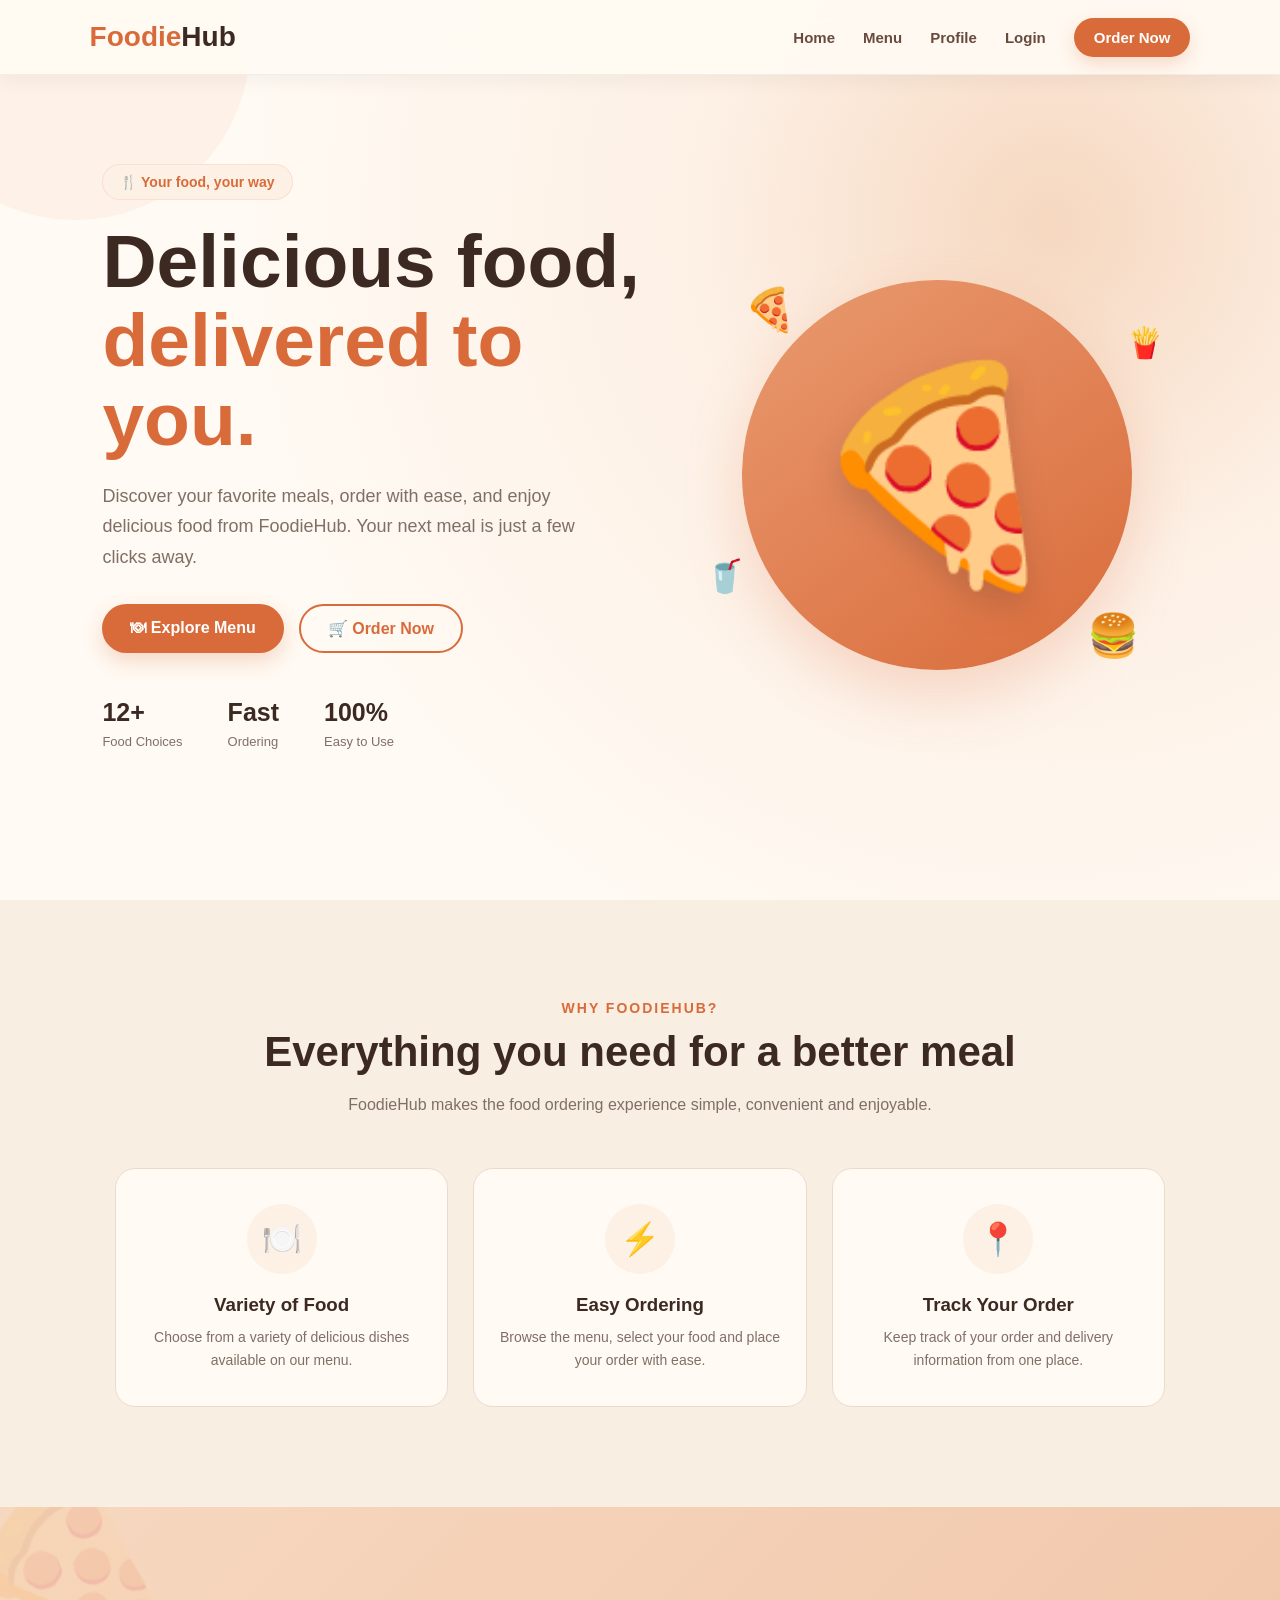
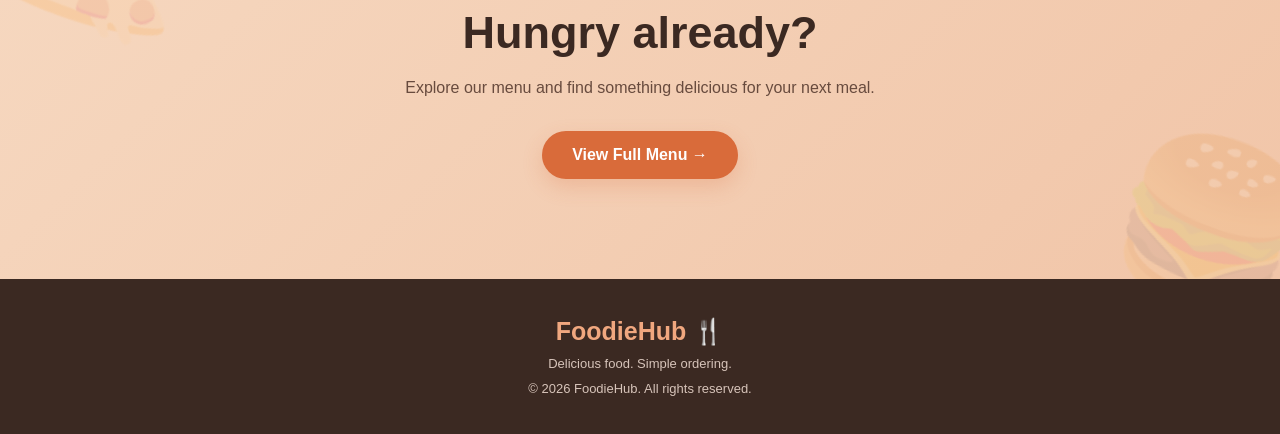
<file: web/index.html>
<!DOCTYPE html>
<html lang="en">

<head>

    <meta charset="UTF-8">

    <meta name="viewport"
          content="width=device-width, initial-scale=1.0">

    <title>FoodieHub - Delicious Food Delivered</title>

    <style>

        /* =========================
           COLOR PALETTE
        ========================= */

        :root {
            --cream: #fffaf3;
            --cream-dark: #f8eee2;
            --peach: #f6d8c0;
            --peach-light: #fdf0e5;
            --terracotta: #d96b3a;
            --terracotta-dark: #bd5630;
            --brown: #3b2922;
            --brown-light: #684b3e;
            --text: #332722;
            --muted: #806f66;
            --white: #ffffff;
        }


        /* =========================
           RESET
        ========================= */

        * {
            margin: 0;
            padding: 0;
            box-sizing: border-box;
        }

        html {
            scroll-behavior: smooth;
        }

        body {
            font-family: Arial, Helvetica, sans-serif;
            background: var(--cream);
            color: var(--text);
            overflow-x: hidden;
        }


        /* =========================
           NAVBAR
        ========================= */

        nav {
            position: fixed;
            top: 0;
            left: 0;

            width: 100%;
            height: 75px;

            display: flex;
            align-items: center;
            justify-content: space-between;

            padding: 0 7%;

            background: rgba(255, 250, 243, 0.95);

            backdrop-filter: blur(12px);

            border-bottom: 1px solid rgba(59, 41, 34, 0.06);

            box-shadow:
                0 4px 20px rgba(59, 41, 34, 0.06);

            z-index: 1000;
        }

        .logo {
            font-size: 28px;

            font-weight: 800;

            color: var(--terracotta);

            text-decoration: none;
        }

        .logo span {
            color: var(--brown);
        }

        .nav-links {
            display: flex;
            align-items: center;
            gap: 28px;
        }

        .nav-links a {
            text-decoration: none;

            color: var(--brown-light);

            font-size: 15px;

            font-weight: 600;

            position: relative;

            transition: 0.3s;
        }

        .nav-links a:not(.nav-order)::after {
            content: "";

            position: absolute;

            left: 0;
            bottom: -7px;

            width: 0;
            height: 2px;

            background: var(--terracotta);

            transition: width 0.3s;
        }

        .nav-links a:hover {
            color: var(--terracotta);
        }

        .nav-links a:hover::after {
            width: 100%;
        }

        .nav-order {
            background: var(--terracotta);

            color: white !important;

            padding: 11px 20px;

            border-radius: 25px;

            box-shadow:
                0 7px 18px rgba(217, 107, 58, 0.22);

            transition: 0.3s;
        }

        .nav-order:hover {
            transform: translateY(-3px);

            background: var(--terracotta-dark);

            box-shadow:
                0 10px 23px rgba(217, 107, 58, 0.3);
        }


        /* =========================
           HERO
        ========================= */

        .hero {
            min-height: 100vh;

            display: flex;

            align-items: center;

            justify-content: space-between;

            padding: 120px 8% 70px;

            position: relative;

            overflow: hidden;

            background:
                radial-gradient(
                    circle at 82% 25%,
                    var(--peach) 0%,
                    var(--peach-light) 28%,
                    var(--cream) 65%
                );
        }

        .hero::before {
            content: "";

            position: absolute;

            width: 350px;
            height: 350px;

            border-radius: 50%;

            background: rgba(217, 107, 58, 0.06);

            top: -130px;
            left: -100px;
        }

        .hero-content {
            max-width: 600px;

            position: relative;
            z-index: 2;

            animation:
                slideLeft 1s ease forwards;
        }

        .small-text {
            display: inline-block;

            background: var(--peach-light);

            color: var(--terracotta);

            padding: 9px 17px;

            border-radius: 30px;

            font-size: 14px;

            font-weight: bold;

            margin-bottom: 22px;

            border: 1px solid rgba(217, 107, 58, 0.12);

            animation:
                fadeDown 0.8s ease;
        }

        .hero h1 {
            font-size: clamp(45px, 6vw, 75px);

            line-height: 1.05;

            margin-bottom: 22px;

            color: var(--brown);
        }

        .hero h1 span {
            color: var(--terracotta);
        }

        .hero p {
            font-size: 18px;

            line-height: 1.7;

            color: var(--muted);

            max-width: 520px;

            margin-bottom: 32px;
        }


        /* =========================
           HERO BUTTONS
        ========================= */

        .hero-buttons {
            display: flex;

            gap: 15px;

            flex-wrap: wrap;
        }

        .primary-btn {
            display: inline-block;

            text-decoration: none;

            background: var(--terracotta);

            color: white;

            padding: 15px 28px;

            border-radius: 30px;

            font-weight: bold;

            box-shadow:
                0 8px 20px rgba(217, 107, 58, 0.24);

            transition: 0.3s;
        }

        .primary-btn:hover {
            transform: translateY(-4px) scale(1.03);

            background: var(--terracotta-dark);

            box-shadow:
                0 12px 28px rgba(217, 107, 58, 0.32);
        }

        .secondary-btn {
            display: inline-block;

            text-decoration: none;

            color: var(--terracotta);

            background: transparent;

            border: 2px solid var(--terracotta);

            padding: 13px 27px;

            border-radius: 30px;

            font-weight: bold;

            transition: 0.3s;
        }

        .secondary-btn:hover {
            background: var(--terracotta);

            color: white;

            transform: translateY(-4px);
        }


        /* =========================
           STATS
        ========================= */

        .stats {
            display: flex;

            gap: 45px;

            margin-top: 45px;
        }

        .stat h3 {
            font-size: 25px;

            color: var(--brown);
        }

        .stat p {
            font-size: 13px;

            color: var(--muted);

            margin-top: 4px;
        }


        /* =========================
           HERO FOOD
        ========================= */

        .hero-image {
            width: 45%;

            min-width: 350px;

            height: 480px;

            display: flex;

            align-items: center;

            justify-content: center;

            position: relative;

            animation:
                slideRight 1s ease forwards;
        }

        .food-circle {
            width: 390px;
            height: 390px;

            border-radius: 50%;

            background:
                linear-gradient(
                    145deg,
                    #e99a70,
                    var(--terracotta)
                );

            display: flex;

            align-items: center;

            justify-content: center;

            box-shadow:
                0 25px 60px
                rgba(217, 107, 58, 0.22);

            animation:
                floatFood 4s ease-in-out infinite;
        }

        .food-emoji {
            font-size: 210px;

            filter:
                drop-shadow(
                    0 15px 15px
                    rgba(59, 41, 34, 0.18)
                );
        }

        .floating-item {
            position: absolute;

            font-size: 42px;

            animation:
                floating 3s ease-in-out infinite;
        }

        .item-one {
            top: 50px;
            left: 10%;
        }

        .item-two {
            bottom: 55px;
            right: 8%;

            animation-delay: 1s;
        }

        .item-three {
            top: 90px;
            right: 3%;

            font-size: 30px;

            animation-delay: 1.7s;
        }

        .item-four {
            bottom: 120px;
            left: 2%;

            font-size: 32px;

            animation-delay: 0.5s;
        }


        /* =========================
           WHY SECTION
        ========================= */

        .why-section {
            padding: 100px 8%;

            background: var(--cream-dark);

            text-align: center;
        }

        .section-label {
            color: var(--terracotta);

            font-weight: bold;

            font-size: 14px;

            text-transform: uppercase;

            letter-spacing: 2px;

            margin-bottom: 12px;
        }

        .section-title {
            font-size: 42px;

            margin-bottom: 15px;

            color: var(--brown);
        }

        .section-description {
            color: var(--muted);

            max-width: 600px;

            margin: 0 auto 50px;

            line-height: 1.7;
        }

        .features {
            display: grid;

            grid-template-columns:
                repeat(3, 1fr);

            gap: 25px;

            max-width: 1050px;

            margin: auto;
        }

        .feature-card {
            padding: 35px 25px;

            background: var(--cream);

            border-radius: 20px;

            border: 1px solid #eadbce;

            transition:
                transform 0.35s,
                box-shadow 0.35s;

            opacity: 0;

            animation:
                cardAppear 0.8s ease forwards;
        }

        .feature-card:nth-child(2) {
            animation-delay: 0.15s;
        }

        .feature-card:nth-child(3) {
            animation-delay: 0.3s;
        }

        .feature-card:hover {
            transform: translateY(-10px);

            box-shadow:
                0 18px 35px
                rgba(59, 41, 34, 0.09);
        }

        .feature-icon {
            width: 70px;
            height: 70px;

            margin: 0 auto 20px;

            border-radius: 50%;

            display: flex;

            align-items: center;

            justify-content: center;

            background: var(--peach-light);

            font-size: 32px;
        }

        .feature-card h3 {
            margin-bottom: 10px;

            color: var(--brown);
        }

        .feature-card p {
            color: var(--muted);

            line-height: 1.6;

            font-size: 14px;
        }


        /* =========================
           MENU CTA
        ========================= */

        .menu-section {
            padding: 100px 8%;

            background:
                linear-gradient(
                    135deg,
                    var(--peach),
                    #f1c5a8
                );

            text-align: center;

            position: relative;

            overflow: hidden;
        }

        .menu-section::before {
            content: "🍕";

            position: absolute;

            font-size: 170px;

            left: -40px;
            top: -40px;

            opacity: 0.13;

            transform: rotate(-20deg);
        }

        .menu-section::after {
            content: "🍔";

            position: absolute;

            font-size: 160px;

            right: -30px;
            bottom: -40px;

            opacity: 0.13;

            transform: rotate(20deg);
        }

        .menu-section h2 {
            color: var(--brown);

            font-size: 45px;

            margin-bottom: 15px;

            position: relative;
        }

        .menu-section p {
            color: var(--brown-light);

            max-width: 600px;

            margin: 0 auto 30px;

            line-height: 1.7;

            position: relative;
        }

        .menu-btn {
            display: inline-block;

            background: var(--terracotta);

            color: white;

            text-decoration: none;

            padding: 15px 30px;

            border-radius: 30px;

            font-weight: bold;

            position: relative;

            transition: 0.3s;

            box-shadow:
                0 8px 20px
                rgba(217, 107, 58, 0.22);
        }

        .menu-btn:hover {
            transform: scale(1.07);

            background: var(--terracotta-dark);

            box-shadow:
                0 12px 25px
                rgba(217, 107, 58, 0.28);
        }


        /* =========================
           FOOTER
        ========================= */

        footer {
            background: var(--brown);

            color: white;

            text-align: center;

            padding: 38px 20px;
        }

        footer .footer-logo {
            font-size: 25px;

            font-weight: bold;

            color: #f0a77f;

            margin-bottom: 10px;
        }

        footer p {
            color: #d7c4ba;

            font-size: 13px;
        }


        /* =========================
           ANIMATIONS
        ========================= */

        @keyframes slideLeft {

            from {
                opacity: 0;

                transform:
                    translateX(-60px);
            }

            to {
                opacity: 1;

                transform:
                    translateX(0);
            }
        }

        @keyframes slideRight {

            from {
                opacity: 0;

                transform:
                    translateX(60px);
            }

            to {
                opacity: 1;

                transform:
                    translateX(0);
            }
        }

        @keyframes fadeDown {

            from {
                opacity: 0;

                transform:
                    translateY(-20px);
            }

            to {
                opacity: 1;

                transform:
                    translateY(0);
            }
        }

        @keyframes floatFood {

            0%,
            100% {
                transform:
                    translateY(0)
                    rotate(0deg);
            }

            50% {
                transform:
                    translateY(-15px)
                    rotate(3deg);
            }
        }

        @keyframes floating {

            0%,
            100% {
                transform:
                    translateY(0)
                    rotate(0deg);
            }

            50% {
                transform:
                    translateY(-18px)
                    rotate(8deg);
            }
        }

        @keyframes cardAppear {

            from {
                opacity: 0;

                transform:
                    translateY(30px);
            }

            to {
                opacity: 1;

                transform:
                    translateY(0);
            }
        }


        /* =========================
           RESPONSIVE
        ========================= */

        @media (max-width: 850px) {

            nav {
                padding: 0 5%;
            }

            .nav-links {
                gap: 12px;
            }

            .nav-links a {
                font-size: 13px;
            }

            .hero {
                flex-direction: column;

                text-align: center;

                padding-top: 130px;
            }

            .hero-content {
                max-width: 700px;
            }

            .hero p {
                margin-left: auto;
                margin-right: auto;
            }

            .hero-buttons {
                justify-content: center;
            }

            .stats {
                justify-content: center;
            }

            .hero-image {
                width: 100%;

                min-width: 0;

                height: 400px;

                margin-top: 30px;
            }

            .food-circle {
                width: 300px;
                height: 300px;
            }

            .food-emoji {
                font-size: 160px;
            }

            .features {
                grid-template-columns: 1fr;

                max-width: 500px;
            }
        }


        @media (max-width: 550px) {

            nav {
                height: auto;

                padding: 15px 5%;

                flex-direction: column;

                gap: 12px;
            }

            .nav-links {
                flex-wrap: wrap;

                justify-content: center;
            }

            .hero {
                padding-top: 160px;
            }

            .hero h1 {
                font-size: 45px;
            }

            .stats {
                gap: 22px;
            }

            .stat h3 {
                font-size: 21px;
            }

            .food-circle {
                width: 250px;
                height: 250px;
            }

            .food-emoji {
                font-size: 130px;
            }

            .section-title,
            .menu-section h2 {
                font-size: 34px;
            }
        }

    </style>

</head>


<body>


    <!-- =========================
         NAVIGATION
    ========================= -->

    <nav>

        <a href="index.html"
           class="logo">
            Foodie<span>Hub</span>
        </a>

        <div class="nav-links">

            <a href="index.html">
                Home
            </a>

            <a href="MenuServlet">
                Menu
            </a>

            <a href="profile.jsp">
                Profile
            </a>

            <a href="login.html">
                Login
            </a>

            <a href="OrderPageServlet"
               class="nav-order">
                Order Now
            </a>

        </div>

    </nav>


    <!-- =========================
         HERO
    ========================= -->

    <section class="hero">


        <div class="hero-content">

            <div class="small-text">
                🍴 Your food, your way
            </div>

            <h1>
                Delicious food,
                <br>
                <span>delivered to you.</span>
            </h1>

            <p>
                Discover your favorite meals, order with ease,
                and enjoy delicious food from FoodieHub.
                Your next meal is just a few clicks away.
            </p>


            <div class="hero-buttons">

                <a href="MenuServlet"
                   class="primary-btn">
                    🍽 Explore Menu
                </a>

                <a href="OrderPageServlet"
                   class="secondary-btn">
                    🛒 Order Now
                </a>

            </div>


            <div class="stats">

                <div class="stat">

                    <h3>12+</h3>

                    <p>
                        Food Choices
                    </p>

                </div>


                <div class="stat">

                    <h3>Fast</h3>

                    <p>
                        Ordering
                    </p>

                </div>


                <div class="stat">

                    <h3>100%</h3>

                    <p>
                        Easy to Use
                    </p>

                </div>

            </div>

        </div>


        <!-- FOOD IMAGE -->

        <div class="hero-image">

            <div class="floating-item item-one">
                🍕
            </div>

            <div class="floating-item item-two">
                🍔
            </div>

            <div class="floating-item item-three">
                🍟
            </div>

            <div class="floating-item item-four">
                🥤
            </div>


            <div class="food-circle">

                <div class="food-emoji">
                    🍕
                </div>

            </div>

        </div>

    </section>



    <!-- =========================
         WHY FOODIEHUB
    ========================= -->

    <section class="why-section">

        <div class="section-label">
            Why FoodieHub?
        </div>

        <h2 class="section-title">
            Everything you need for a better meal
        </h2>

        <p class="section-description">
            FoodieHub makes the food ordering experience
            simple, convenient and enjoyable.
        </p>


        <div class="features">


            <div class="feature-card">

                <div class="feature-icon">
                    🍽️
                </div>

                <h3>
                    Variety of Food
                </h3>

                <p>
                    Choose from a variety of delicious
                    dishes available on our menu.
                </p>

            </div>


            <div class="feature-card">

                <div class="feature-icon">
                    ⚡
                </div>

                <h3>
                    Easy Ordering
                </h3>

                <p>
                    Browse the menu, select your food
                    and place your order with ease.
                </p>

            </div>


            <div class="feature-card">

                <div class="feature-icon">
                    📍
                </div>

                <h3>
                    Track Your Order
                </h3>

                <p>
                    Keep track of your order and delivery
                    information from one place.
                </p>

            </div>


        </div>

    </section>



    <!-- =========================
         MENU SECTION
    ========================= -->

    <section class="menu-section">

        <h2>
            Hungry already?
        </h2>

        <p>
            Explore our menu and find something
            delicious for your next meal.
        </p>

        <a href="MenuServlet"
           class="menu-btn">
            View Full Menu →
        </a>

    </section>



    <!-- =========================
         FOOTER
    ========================= -->

    <footer>

        <div class="footer-logo">
            FoodieHub 🍴
        </div>

        <p>
            Delicious food. Simple ordering.
        </p>

        <p style="margin-top: 10px;">
            © 2026 FoodieHub. All rights reserved.
        </p>

    </footer>


</body>

</html>
</file>
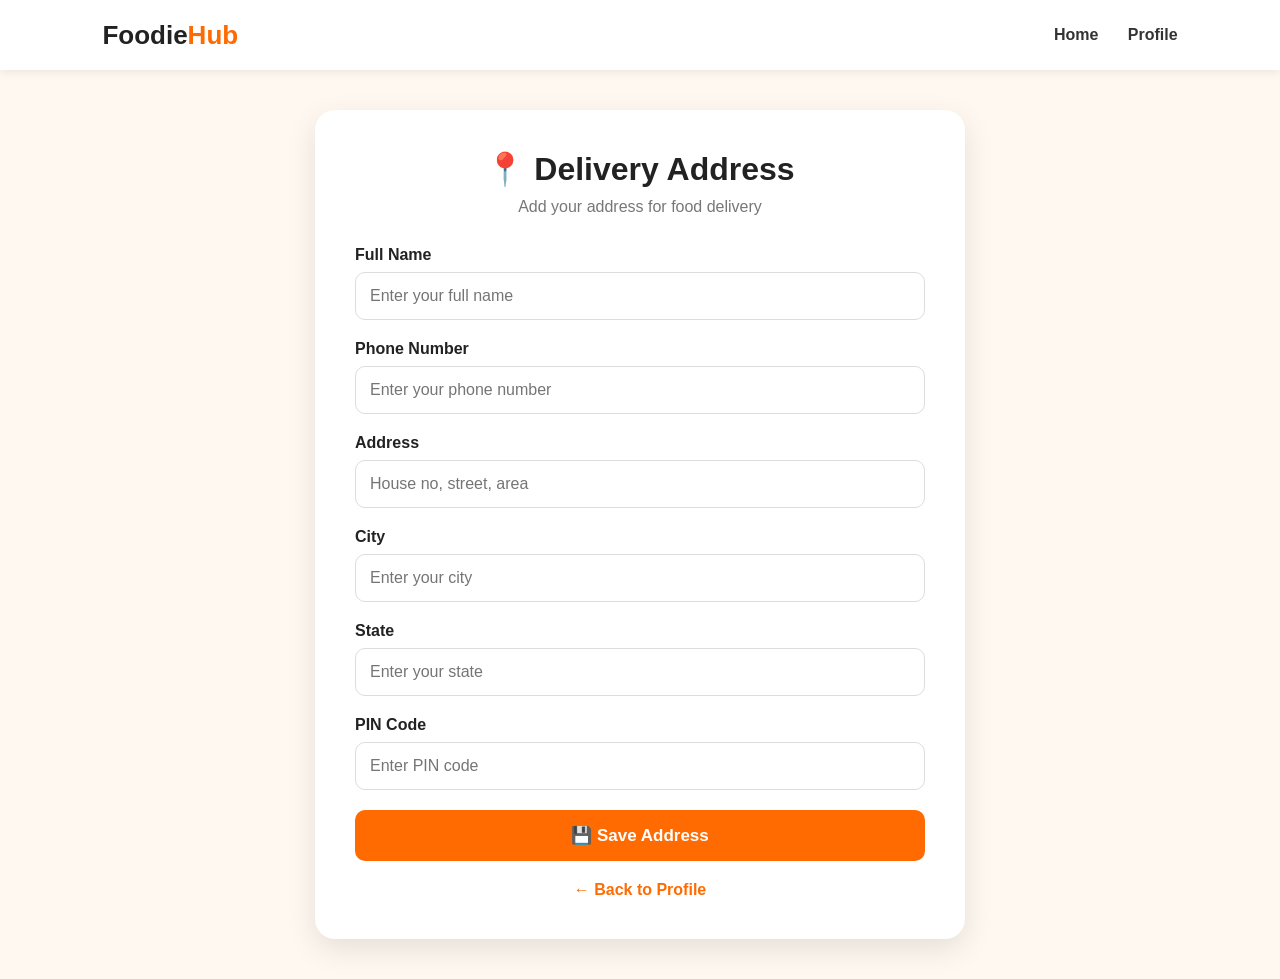
<file: web/address.html>
<!DOCTYPE html>
<html lang="en">

<head>
    <meta charset="UTF-8">
    <meta name="viewport" content="width=device-width, initial-scale=1.0">

    <title>FoodieHub - Delivery Address</title>

    <style>
        * {
            box-sizing: border-box;
            margin: 0;
            padding: 0;
        }

        body {
            font-family: Arial, sans-serif;
            background: #fff8f0;
            color: #222;
            min-height: 100vh;
        }

        nav {
            height: 70px;
            background: white;

            display: flex;
            align-items: center;
            justify-content: space-between;

            padding: 0 8%;

            box-shadow: 0 2px 10px rgba(0,0,0,0.08);
        }

        .logo {
            font-size: 26px;
            font-weight: bold;
        }

        .logo span {
            color: #ff6b00;
        }

        nav a {
            text-decoration: none;
            color: #333;
            margin-left: 25px;
            font-weight: bold;
        }

        nav a:hover {
            color: #ff6b00;
        }

        .page {
            width: 90%;
            max-width: 650px;
            margin: 40px auto;
        }

        .card {
            background: white;
            padding: 40px;

            border-radius: 20px;

            box-shadow:
                0 10px 30px rgba(0,0,0,0.1);
        }

        h1 {
            text-align: center;
            margin-bottom: 10px;
        }

        .subtitle {
            text-align: center;
            color: #777;
            margin-bottom: 30px;
        }

        .form-group {
            margin-bottom: 20px;
        }

        label {
            display: block;
            font-weight: bold;
            margin-bottom: 8px;
        }

        input {
            width: 100%;
            padding: 14px;

            border: 1px solid #ddd;
            border-radius: 10px;

            font-size: 16px;
        }

        input:focus {
            outline: none;
            border-color: #ff6b00;
        }

        .save-btn {
            width: 100%;

            border: none;

            padding: 15px;

            background: #ff6b00;
            color: white;

            font-size: 17px;
            font-weight: bold;

            border-radius: 10px;

            cursor: pointer;
        }

        .save-btn:hover {
            background: #e85d00;
        }

        .back {
            display: block;

            text-align: center;

            margin-top: 20px;

            color: #ff6b00;

            text-decoration: none;

            font-weight: bold;
        }

        @media (max-width: 600px) {

            nav {
                height: auto;
                padding: 20px;

                flex-direction: column;
                gap: 15px;
            }

            nav a {
                margin: 0 7px;
            }

            .card {
                padding: 25px 20px;
            }
        }
    </style>

</head>

<body>

    <nav>

        <div class="logo">
            Foodie<span>Hub</span>
        </div>

        <div>
            <a href="index.html">Home</a>
            <a href="profile.jsp">Profile</a>
        </div>

    </nav>


    <div class="page">

        <div class="card">

            <h1>
                📍 Delivery Address
            </h1>

            <p class="subtitle">
                Add your address for food delivery
            </p>


            <form action="AddressServlet" method="post">


                <div class="form-group">

                    <label for="fullName">
                        Full Name
                    </label>

                    <input
                        type="text"
                        id="fullName"
                        name="fullName"
                        placeholder="Enter your full name"
                        required>

                </div>


                <div class="form-group">

                    <label for="phone">
                        Phone Number
                    </label>

                    <input
                        type="tel"
                        id="phone"
                        name="phone"
                        placeholder="Enter your phone number"
                        required>

                </div>


                <div class="form-group">

                    <label for="addressLine">
                        Address
                    </label>

                    <input
                        type="text"
                        id="addressLine"
                        name="addressLine"
                        placeholder="House no, street, area"
                        required>

                </div>


                <div class="form-group">

                    <label for="city">
                        City
                    </label>

                    <input
                        type="text"
                        id="city"
                        name="city"
                        placeholder="Enter your city"
                        required>

                </div>


                <div class="form-group">

                    <label for="state">
                        State
                    </label>

                    <input
                        type="text"
                        id="state"
                        name="state"
                        placeholder="Enter your state"
                        required>

                </div>


                <div class="form-group">

                    <label for="pincode">
                        PIN Code
                    </label>

                    <input
                        type="text"
                        id="pincode"
                        name="pincode"
                        placeholder="Enter PIN code"
                        maxlength="10"
                        required>

                </div>


                <button
                    type="submit"
                    class="save-btn">

                    💾 Save Address

                </button>

            </form>


            <a href="profile.jsp" class="back">
                ← Back to Profile
            </a>

        </div>

    </div>

</body>

</html>
</file>
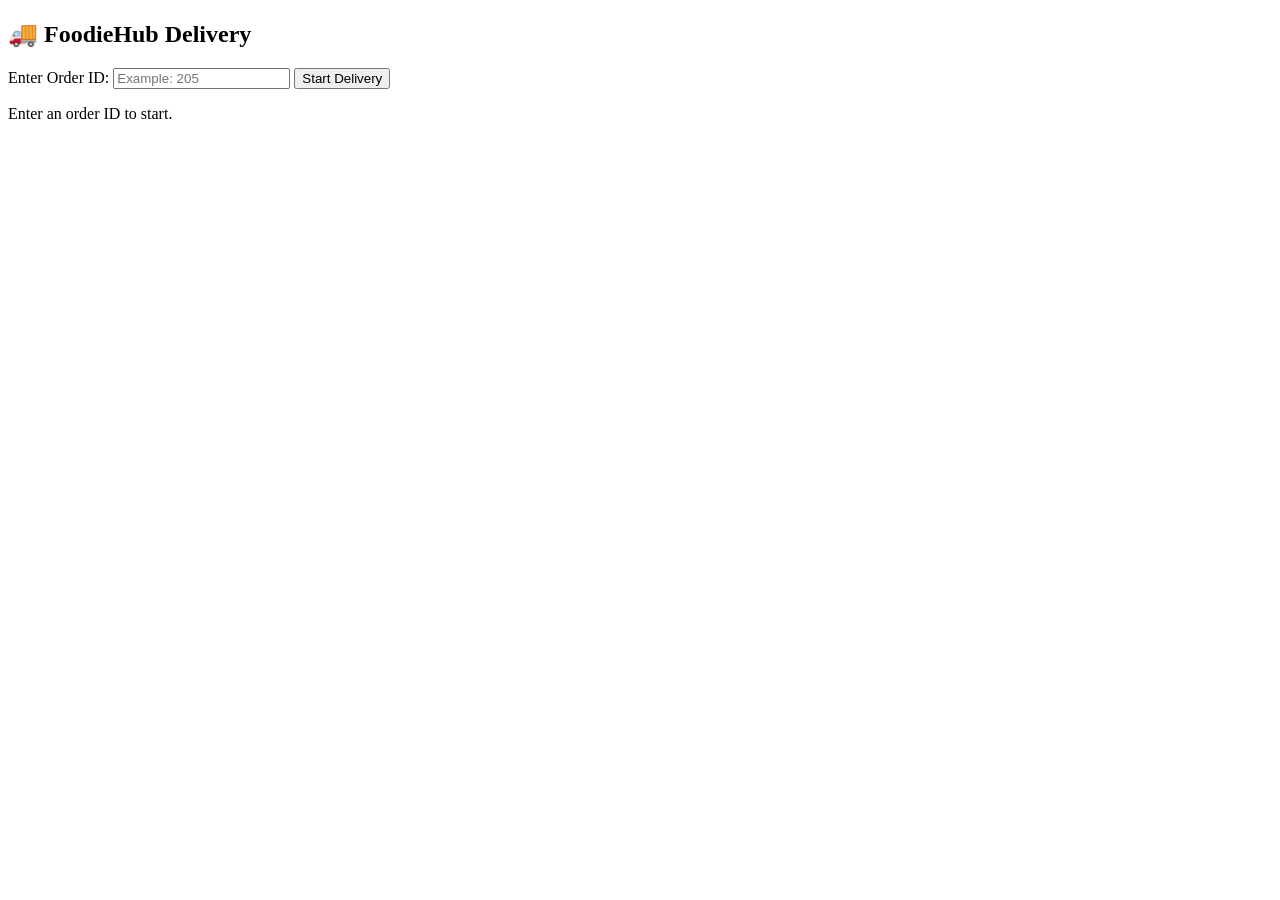
<file: web/delivery.html>
<!DOCTYPE html>
<html>

<head>
    <meta charset="UTF-8">
    <title>FoodieHub - Delivery Tracking</title>
</head>

<body>

<h2>🚚 FoodieHub Delivery</h2>

<label>Enter Order ID:</label>
<input type="number" id="orderId" placeholder="Example: 205">

<button onclick="startDelivery()">Start Delivery</button>

<p id="status">Enter an order ID to start.</p>

<script>

const status = document.getElementById("status");

let socket = null;
let orderId = null;

function startDelivery() {

    orderId = document.getElementById("orderId").value;

    if (!orderId) {
        status.innerText = "Please enter an Order ID ❌";
        return;
    }

    status.innerText = "Connecting...";

    const protocol =
        location.protocol === "https:" ? "wss://" : "ws://";

    socket = new WebSocket(
        protocol + location.host + "/location"
    );

    socket.onopen = function () {

        status.innerText =
            "WebSocket connected ✅\n" +
            "Tracking Order #" + orderId;

        startLocationSharing();
    };

    socket.onclose = function () {

        status.innerText =
            "WebSocket disconnected ❌";
    };

    socket.onerror = function () {

        status.innerText =
            "WebSocket error ❌";
    };
}


function startLocationSharing() {

    if (!navigator.geolocation) {

        status.innerText =
            "GPS is not supported ❌";

        return;
    }

    navigator.geolocation.watchPosition(

        function (position) {

            const latitude =
                position.coords.latitude;

            const longitude =
                position.coords.longitude;


            const locationData = {

                orderId: orderId,
                latitude: latitude,
                longitude: longitude

            };


            if (socket.readyState === WebSocket.OPEN) {

                socket.send(
                    JSON.stringify(locationData)
                );

                status.innerText =
                    "Location sharing active 📍\n\n" +
                    "Order: #" + orderId + "\n" +
                    "Latitude: " + latitude + "\n" +
                    "Longitude: " + longitude;
            }

        },

        function (error) {

            status.innerText =
                "Please allow location permission ❌";

            console.log(error);
        },

        {

            enableHighAccuracy: true,
            maximumAge: 5000,
            timeout: 10000

        }
    );
}

</script>

</body>
</html>
</file>
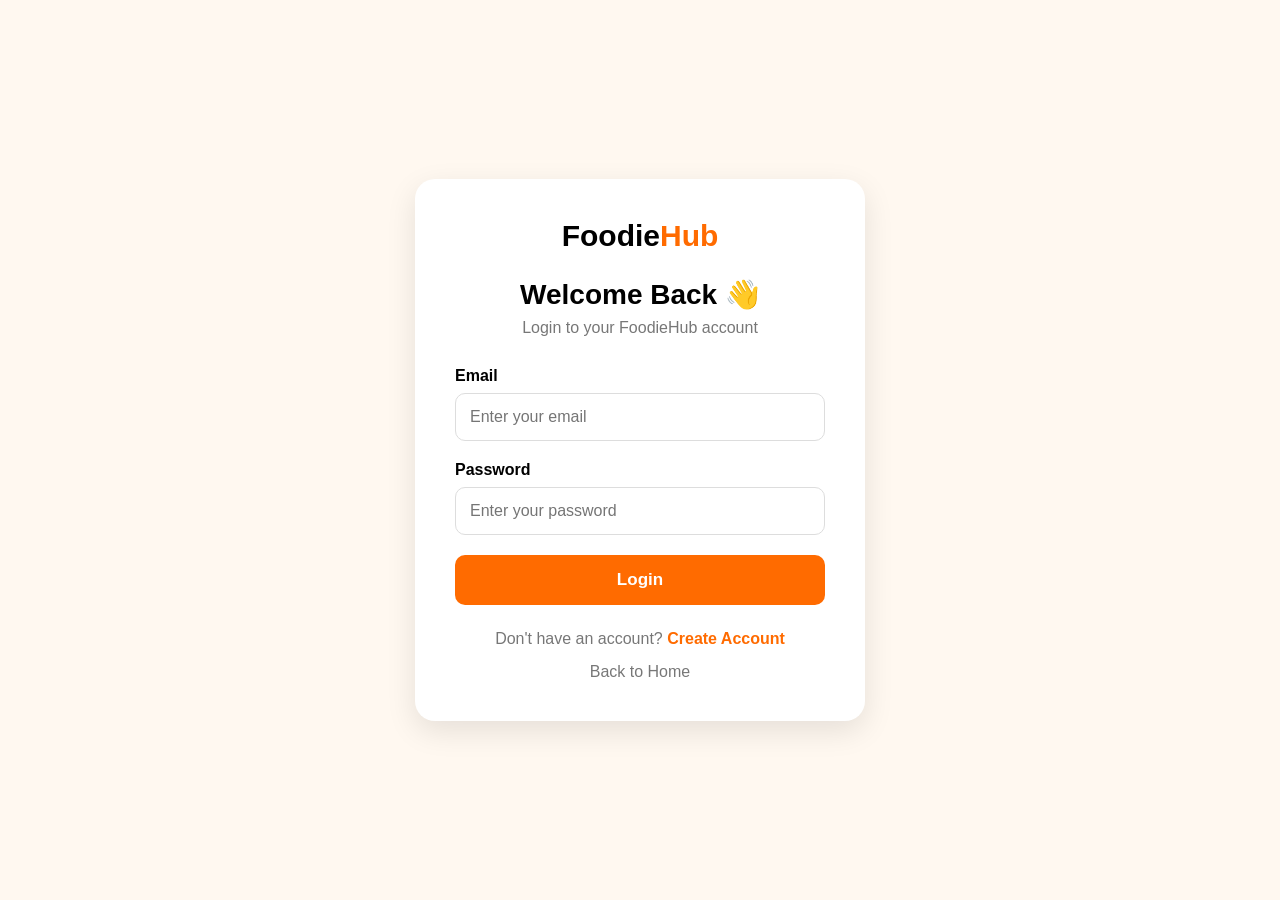
<file: web/login.html>
<!DOCTYPE html>
<html lang="en">

<head>
    <meta charset="UTF-8">
    <meta name="viewport" content="width=device-width, initial-scale=1.0">
    <title>FoodieHub - Login</title>

    <style>
        * {
            box-sizing: border-box;
            margin: 0;
            padding: 0;
        }

        body {
            font-family: Arial, sans-serif;
            background: #fff8f0;
            min-height: 100vh;

            display: flex;
            justify-content: center;
            align-items: center;

            padding: 20px;
        }

        .card {
            width: 100%;
            max-width: 450px;

            background: white;
            padding: 40px;

            border-radius: 20px;

            box-shadow: 0 10px 30px rgba(0, 0, 0, 0.1);
        }

        .logo {
            text-align: center;
            font-size: 30px;
            font-weight: bold;
            margin-bottom: 25px;
        }

        .logo span {
            color: #ff6b00;
        }

        h1 {
            text-align: center;
            font-size: 28px;
            margin-bottom: 8px;
        }

        .subtitle {
            text-align: center;
            color: #777;
            margin-bottom: 30px;
        }

        .form-group {
            margin-bottom: 20px;
        }

        label {
            display: block;
            font-weight: bold;
            margin-bottom: 8px;
        }

        input {
            width: 100%;
            padding: 14px;

            border: 1px solid #ddd;
            border-radius: 10px;

            font-size: 16px;
        }

        input:focus {
            outline: none;
            border-color: #ff6b00;
        }

        .login-btn {
            width: 100%;

            border: none;

            padding: 15px;

            background: #ff6b00;
            color: white;

            font-size: 17px;
            font-weight: bold;

            border-radius: 10px;

            cursor: pointer;
        }

        .login-btn:hover {
            background: #e85d00;
        }

        .register {
            text-align: center;
            margin-top: 25px;
            color: #777;
        }

        .register a {
            color: #ff6b00;
            text-decoration: none;
            font-weight: bold;
        }

        .home {
            display: block;

            text-align: center;

            margin-top: 15px;

            color: #777;
            text-decoration: none;
        }
    </style>

</head>

<body>

    <div class="card">

        <div class="logo">
            Foodie<span>Hub</span>
        </div>

        <h1>
            Welcome Back 👋
        </h1>

        <p class="subtitle">
            Login to your FoodieHub account
        </p>


        <form action="LoginServlet" method="post">

            <div class="form-group">

                <label for="email">
                    Email
                </label>

                <input
                    type="email"
                    id="email"
                    name="email"
                    placeholder="Enter your email"
                    required>

            </div>


            <div class="form-group">

                <label for="password">
                    Password
                </label>

                <input
                    type="password"
                    id="password"
                    name="password"
                    placeholder="Enter your password"
                    required>

            </div>


            <button
                type="submit"
                class="login-btn">

                Login

            </button>

        </form>


        <p class="register">

            Don't have an account?

            <a href="register.html">
                Create Account
            </a>

        </p>


        <a href="index.html" class="home">
            Back to Home
        </a>

    </div>

</body>

</html>
</file>
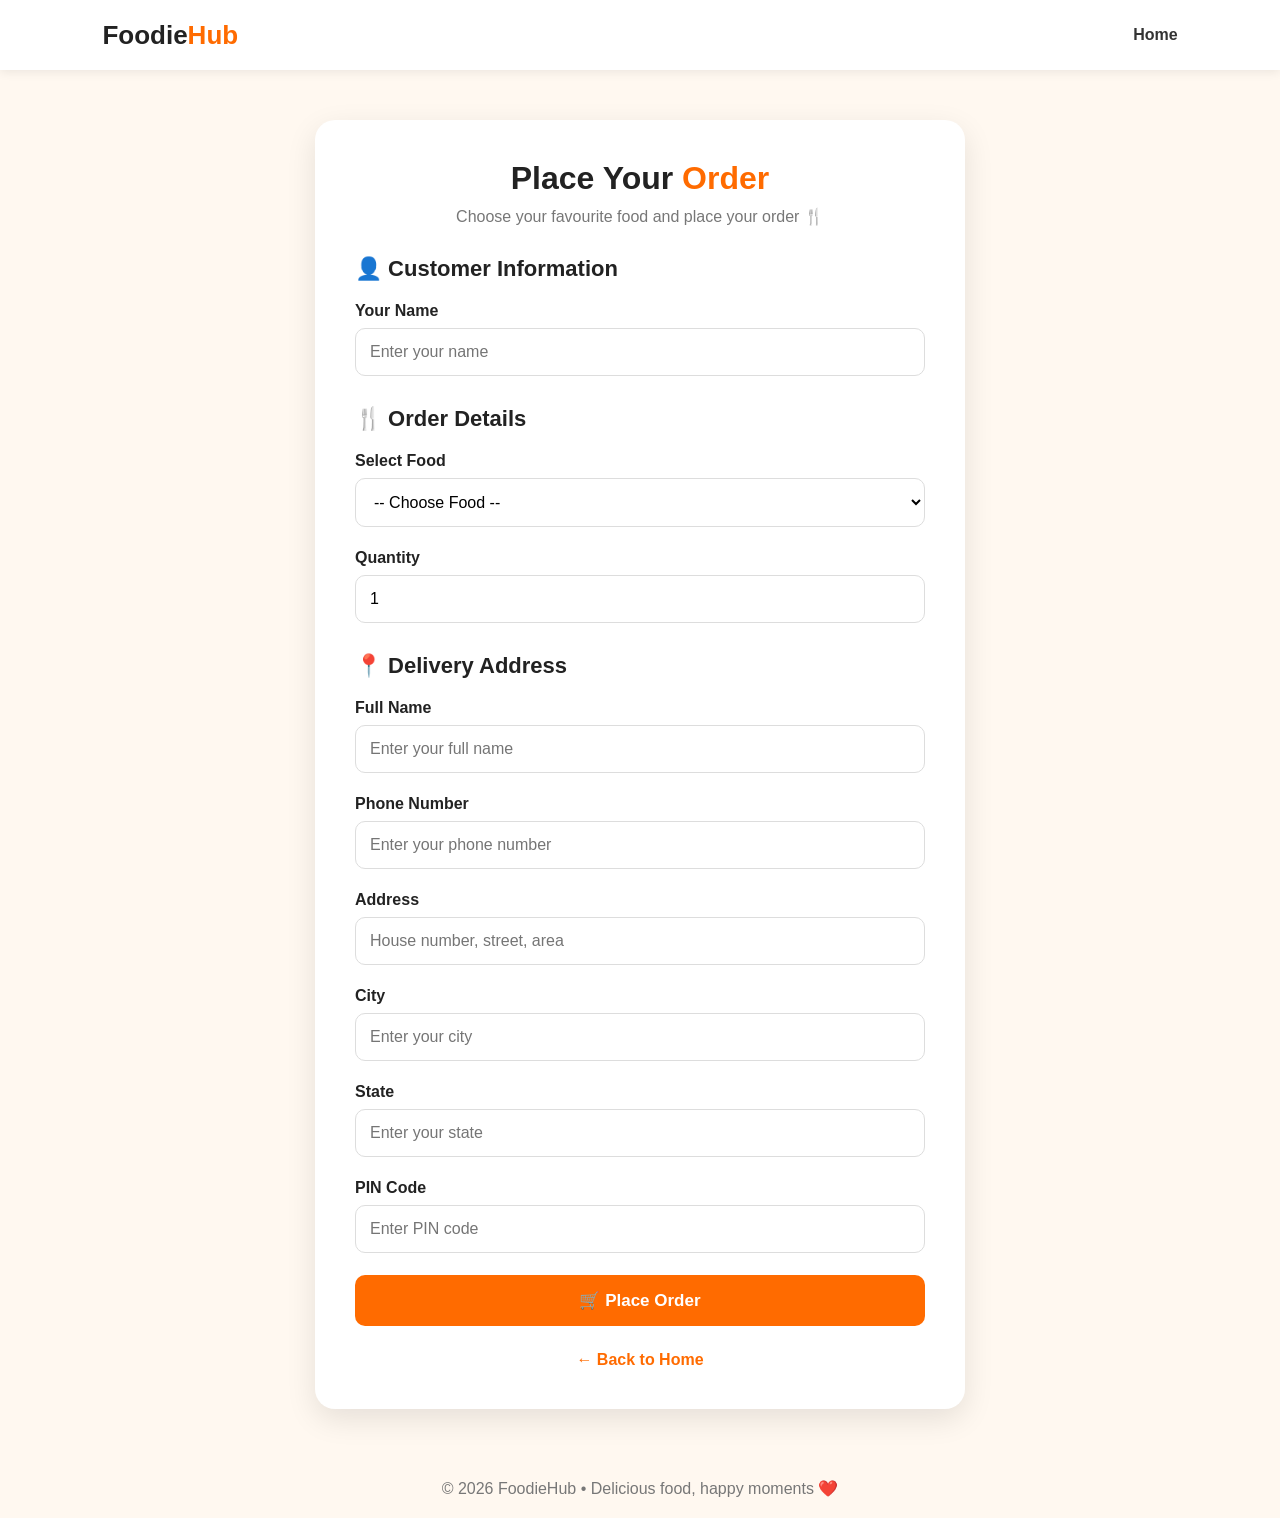
<file: web/order.html>
<!DOCTYPE html>
<html lang="en">

<head>
    <meta charset="UTF-8">
    <meta name="viewport" content="width=device-width, initial-scale=1.0">

    <title>FoodieHub - Order Food</title>

    <style>
        * {
            margin: 0;
            padding: 0;
            box-sizing: border-box;
        }

        body {
            font-family: Arial, sans-serif;
            background: #fff8f0;
            color: #222;
            min-height: 100vh;
        }

        /* NAVBAR */

        nav {
            background: white;
            height: 70px;
            padding: 0 8%;
            display: flex;
            align-items: center;
            justify-content: space-between;

            box-shadow: 0 2px 10px rgba(0, 0, 0, 0.08);
        }

        .logo {
            font-size: 26px;
            font-weight: bold;
        }

        .logo span {
            color: #ff6b00;
        }

        nav a {
            text-decoration: none;
            color: #333;
            margin-left: 25px;
            font-weight: bold;
        }

        nav a:hover {
            color: #ff6b00;
        }

        /* PAGE */

        .page {
            width: 90%;
            max-width: 650px;
            margin: 50px auto;
        }

        .card {
            background: white;
            padding: 40px;
            border-radius: 20px;

            box-shadow: 0 10px 30px rgba(0, 0, 0, 0.1);
        }

        .title {
            text-align: center;
            margin-bottom: 10px;
            font-size: 32px;
        }

        .title span {
            color: #ff6b00;
        }

        .subtitle {
            text-align: center;
            color: #777;
            margin-bottom: 30px;
        }

        /* SECTION TITLE */

        .section-title {
            margin: 30px 0 20px;
            font-size: 22px;
            color: #222;
        }

        /* FORM */

        .form-group {
            margin-bottom: 22px;
        }

        label {
            display: block;
            font-weight: bold;
            margin-bottom: 8px;
        }

        input,
        select {
            width: 100%;
            padding: 14px;

            border: 1px solid #ddd;
            border-radius: 10px;

            font-size: 16px;
            background: white;
        }

        input:focus,
        select:focus {
            outline: none;
            border-color: #ff6b00;
        }

        /* BUTTON */

        .submit-btn {
            width: 100%;
            border: none;

            padding: 15px;

            background: #ff6b00;
            color: white;

            font-size: 17px;
            font-weight: bold;

            border-radius: 10px;

            cursor: pointer;
        }

        .submit-btn:hover {
            background: #e85d00;
        }

        .back {
            display: block;
            text-align: center;

            margin-top: 25px;

            color: #ff6b00;
            text-decoration: none;

            font-weight: bold;
        }

        /* FOOTER */

        footer {
            text-align: center;
            color: #777;
            padding: 20px;
        }

        /* MOBILE */

        @media (max-width: 600px) {

            nav {
                padding: 0 20px;
            }

            nav a {
                margin-left: 10px;
            }

            .page {
                margin: 30px auto;
            }

            .card {
                padding: 25px 20px;
            }

            .title {
                font-size: 27px;
            }
        }
    </style>

</head>

<body>

    <!-- NAVIGATION -->

    <nav>

        <div class="logo">
            Foodie<span>Hub</span>
        </div>

        <div>
            <a href="index.html">Home</a>
        </div>

    </nav>


    <!-- ORDER PAGE -->

    <div class="page">

        <div class="card">

            <h1 class="title">
                Place Your <span>Order</span>
            </h1>

            <p class="subtitle">
                Choose your favourite food and place your order 🍴
            </p>


            <!-- IMPORTANT:
                 This sends everything to OrderServlet
            -->

            <form action="OrderServlet" method="post">


                <!-- CUSTOMER INFORMATION -->

                <h2 class="section-title">
                    👤 Customer Information
                </h2>


                <div class="form-group">

                    <label for="customerName">
                        Your Name
                    </label>

                    <input
                        type="text"
                        id="customerName"
                        name="customerName"
                        placeholder="Enter your name"
                        required>

                </div>


                <!-- FOOD INFORMATION -->

                <h2 class="section-title">
                    🍴 Order Details
                </h2>


                <div class="form-group">

                    <label for="foodName">
                        Select Food
                    </label>

                    <select
                        id="foodName"
                        name="foodName"
                        required>

                        <option value="">
                            -- Choose Food --
                        </option>

                        <option value="Pizza">
                            🍕 Pizza - ₹200
                        </option>

                        <option value="Burger">
                            🍔 Burger - ₹120
                        </option>

                        <option value="Biryani">
                            🍛 Biryani - ₹180
                        </option>

                        <option value="Pasta">
                            🍝 Pasta - ₹150
                        </option>

                    </select>

                </div>


                <div class="form-group">

                    <label for="quantity">
                        Quantity
                    </label>

                    <input
                        type="number"
                        id="quantity"
                        name="quantity"
                        min="1"
                        max="20"
                        value="1"
                        required>

                </div>


                <!-- DELIVERY ADDRESS -->

                <h2 class="section-title">
                    📍 Delivery Address
                </h2>


                <div class="form-group">

                    <label for="fullName">
                        Full Name
                    </label>

                    <input
                        type="text"
                        id="fullName"
                        name="fullName"
                        placeholder="Enter your full name"
                        required>

                </div>


                <div class="form-group">

                    <label for="phone">
                        Phone Number
                    </label>

                    <input
                        type="tel"
                        id="phone"
                        name="phone"
                        placeholder="Enter your phone number"
                        required>

                </div>


                <div class="form-group">

                    <label for="addressLine">
                        Address
                    </label>

                    <input
                        type="text"
                        id="addressLine"
                        name="addressLine"
                        placeholder="House number, street, area"
                        required>

                </div>


                <div class="form-group">

                    <label for="city">
                        City
                    </label>

                    <input
                        type="text"
                        id="city"
                        name="city"
                        placeholder="Enter your city"
                        required>

                </div>


                <div class="form-group">

                    <label for="state">
                        State
                    </label>

                    <input
                        type="text"
                        id="state"
                        name="state"
                        placeholder="Enter your state"
                        required>

                </div>


                <div class="form-group">

                    <label for="pincode">
                        PIN Code
                    </label>

                    <input
                        type="text"
                        id="pincode"
                        name="pincode"
                        placeholder="Enter PIN code"
                        maxlength="10"
                        required>

                </div>


                <!-- SUBMIT -->

                <button
                    type="submit"
                    class="submit-btn">

                    🛒 Place Order

                </button>

            </form>


            <a href="index.html" class="back">
                ← Back to Home
            </a>

        </div>

    </div>


    <footer>

        © 2026 FoodieHub • Delicious food, happy moments ❤️

    </footer>

</body>

</html>
</file>
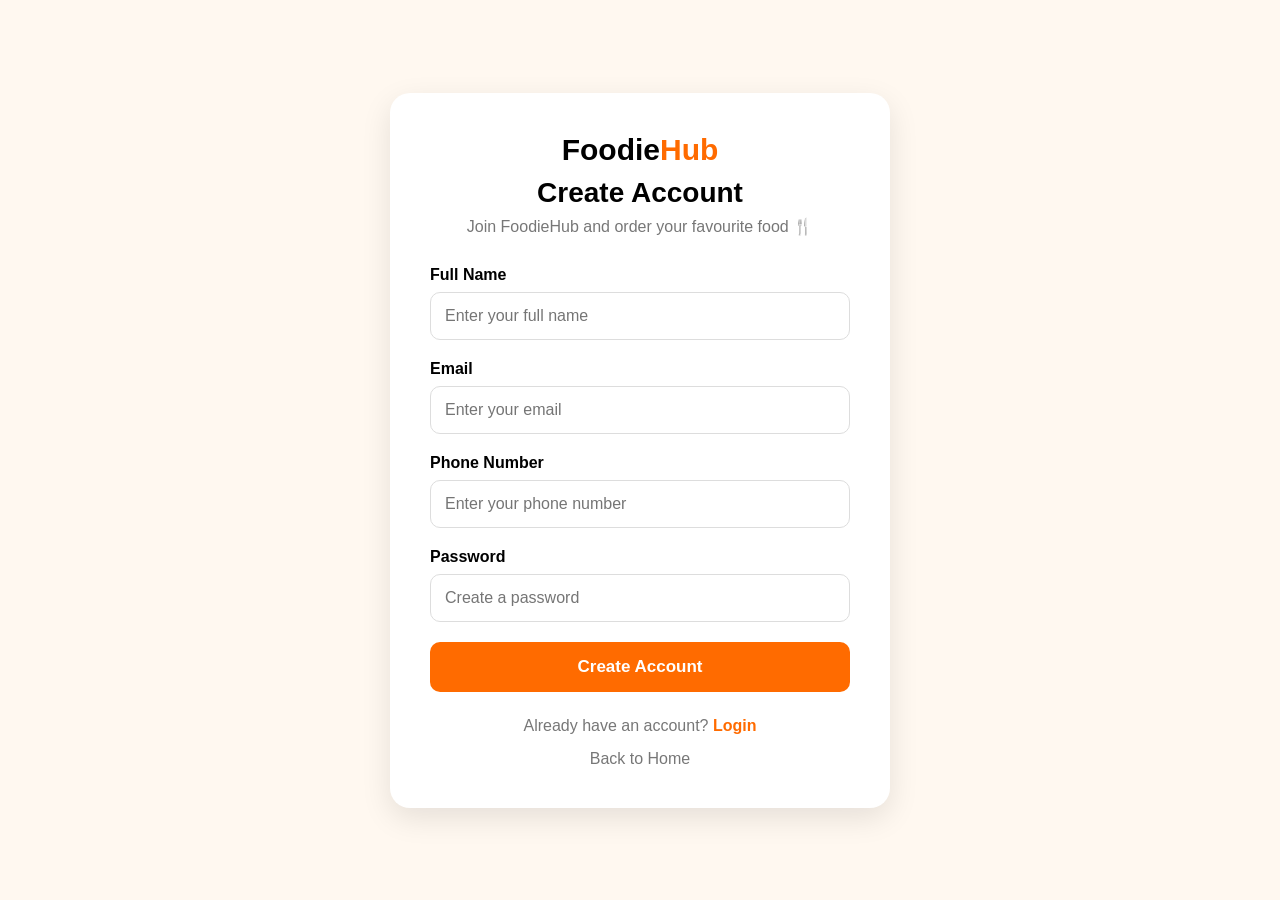
<file: web/register.html>
<!DOCTYPE html>
<html lang="en">

<head>
    <meta charset="UTF-8">
    <meta name="viewport" content="width=device-width, initial-scale=1.0">

    <title>FoodieHub - Create Account</title>

    <style>
        * {
            box-sizing: border-box;
            margin: 0;
            padding: 0;
        }

        body {
            font-family: Arial, sans-serif;
            background: #fff8f0;
            min-height: 100vh;

            display: flex;
            justify-content: center;
            align-items: center;

            padding: 20px;
        }

        .card {
            width: 100%;
            max-width: 500px;

            background: white;

            padding: 40px;

            border-radius: 20px;

            box-shadow: 0 10px 30px rgba(0, 0, 0, 0.1);
        }

        .logo {
            text-align: center;

            font-size: 30px;
            font-weight: bold;

            margin-bottom: 10px;
        }

        .logo span {
            color: #ff6b00;
        }

        h1 {
            text-align: center;

            font-size: 28px;

            margin-bottom: 8px;
        }

        .subtitle {
            text-align: center;

            color: #777;

            margin-bottom: 30px;
        }

        .form-group {
            margin-bottom: 20px;
        }

        label {
            display: block;

            font-weight: bold;

            margin-bottom: 8px;
        }

        input {
            width: 100%;

            padding: 14px;

            border: 1px solid #ddd;

            border-radius: 10px;

            font-size: 16px;
        }

        input:focus {
            outline: none;

            border-color: #ff6b00;
        }

        .submit-btn {
            width: 100%;

            border: none;

            padding: 15px;

            background: #ff6b00;

            color: white;

            font-size: 17px;

            font-weight: bold;

            border-radius: 10px;

            cursor: pointer;
        }

        .submit-btn:hover {
            background: #e85d00;
        }

        .login {
            text-align: center;

            margin-top: 25px;

            color: #777;
        }

        .login a {
            color: #ff6b00;

            text-decoration: none;

            font-weight: bold;
        }

        .home {
            display: block;

            text-align: center;

            margin-top: 15px;

            color: #777;

            text-decoration: none;
        }
    </style>

</head>

<body>

    <div class="card">

        <div class="logo">
            Foodie<span>Hub</span>
        </div>

        <h1>
            Create Account
        </h1>

        <p class="subtitle">
            Join FoodieHub and order your favourite food 🍴
        </p>


        <form action="RegisterServlet" method="post">


            <div class="form-group">

                <label for="fullName">
                    Full Name
                </label>

                <input
                    type="text"
                    id="fullName"
                    name="fullName"
                    placeholder="Enter your full name"
                    required>

            </div>


            <div class="form-group">

                <label for="email">
                    Email
                </label>

                <input
                    type="email"
                    id="email"
                    name="email"
                    placeholder="Enter your email"
                    required>

            </div>


            <div class="form-group">

                <label for="phone">
                    Phone Number
                </label>

                <input
                    type="tel"
                    id="phone"
                    name="phone"
                    placeholder="Enter your phone number"
                    required>

            </div>


            <div class="form-group">

                <label for="password">
                    Password
                </label>

                <input
                    type="password"
                    id="password"
                    name="password"
                    placeholder="Create a password"
                    required>

            </div>


            <button
                type="submit"
                class="submit-btn">

                Create Account

            </button>

        </form>


        <p class="login">

            Already have an account?

            <a href="login.html">
                Login
            </a>

        </p>


        <a href="index.html" class="home">
            Back to Home
        </a>

    </div>

</body>

</html>
</file>
